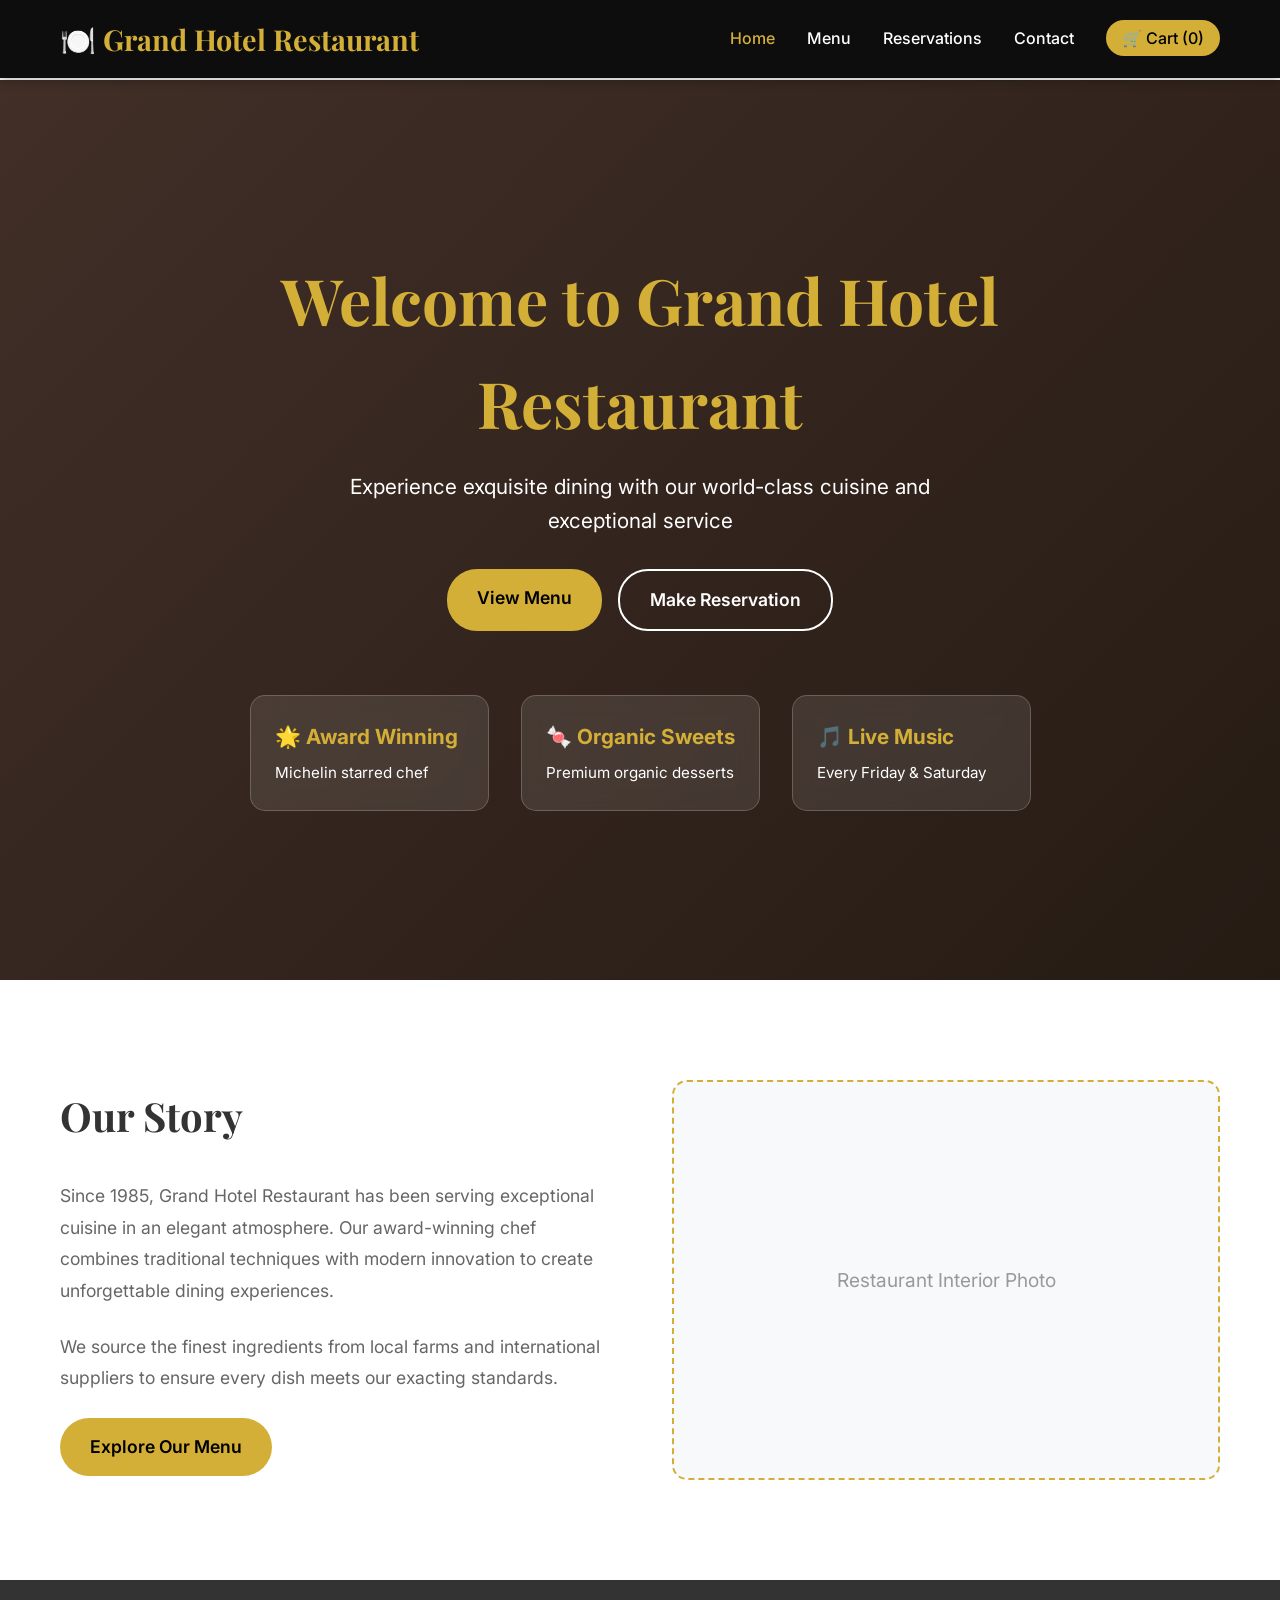
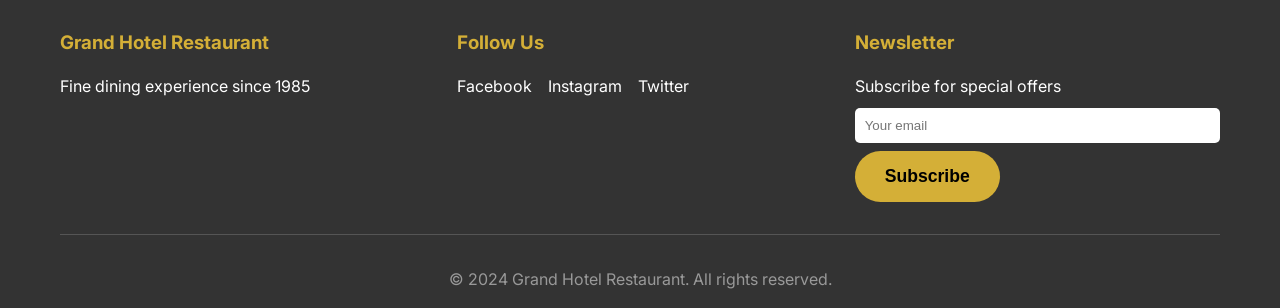
<file: index.html>
<!DOCTYPE html>
<html lang="en">
<head>
    <meta charset="UTF-8">
    <meta name="viewport" content="width=device-width, initial-scale=1.0">
    <title>Grand Hotel Restaurant - Fine Dining Experience</title>
    <link rel="stylesheet" href="style.css">
    <link rel="preconnect" href="https://fonts.googleapis.com">
    <link rel="preconnect" href="https://fonts.gstatic.com" crossorigin>
    <link href="https://fonts.googleapis.com/css2?family=Playfair+Display:wght@400;700&family=Inter:wght@300;400;500;600&display=swap" rel="stylesheet">
</head>
<body>
    <!-- Navigation -->
    <nav class="navbar">
        <div class="nav-container">
            <div class="logo">
                <h1>🍽️ Grand Hotel Restaurant</h1>
            </div>
            <ul class="nav-menu">
                <li><a href="index.html" class="active">Home</a></li>
                <li><a href="menu.html">Menu</a></li>
                <li><a href="reservation.html">Reservations</a></li>
                <li><a href="contact.html">Contact</a></li>
                <li><a href="#" class="cart-btn" onclick="toggleCart()">🛒 Cart (<span id="cartCount">0</span>)</a></li>
            </ul>
        </div>
    </nav>

    <!-- Hero Section -->
    <section class="hero">
        <div class="hero-content">
            <h1>Welcome to Grand Hotel Restaurant</h1>
            <p>Experience exquisite dining with our world-class cuisine and exceptional service</p>
            <div class="hero-buttons">
                <a href="menu.html" class="btn-primary">View Menu</a>
                <a href="reservation.html" class="btn-secondary">Make Reservation</a>
            </div>
        </div>
        <div class="hero-features">
            <div class="feature">
                <h3>🌟 Award Winning</h3>
                <p>Michelin starred chef</p>
            </div>
            <div class="feature">
                <h3>🍬 Organic Sweets</h3>
                <p>Premium organic desserts</p>
            </div>
            <div class="feature">
                <h3>🎵 Live Music</h3>
                <p>Every Friday & Saturday</p>
            </div>
        </div>
    </section>

    <!-- About Section -->
    <section class="about">
        <div class="container">
            <div class="about-content">
                <div class="about-text">
                    <h2>Our Story</h2>
                    <p>Since 1985, Grand Hotel Restaurant has been serving exceptional cuisine in an elegant atmosphere. Our award-winning chef combines traditional techniques with modern innovation to create unforgettable dining experiences.</p>
                    <p>We source the finest ingredients from local farms and international suppliers to ensure every dish meets our exacting standards.</p>
                    <a href="menu.html" class="btn-primary">Explore Our Menu</a>
                </div>
                <div class="about-image">
                    <div class="image-placeholder">
                        <p>Restaurant Interior Photo</p>
                    </div>
                </div>
            </div>
        </div>
    </section>



    <!-- Footer -->
    <footer>
        <div class="container">
            <div class="footer-content">
                <div class="footer-section">
                    <h3>Grand Hotel Restaurant</h3>
                    <p>Fine dining experience since 1985</p>
                </div>
                <div class="footer-section">
                    <h3>Follow Us</h3>
                    <div class="social-links">
                        <a href="#">Facebook</a>
                        <a href="#">Instagram</a>
                        <a href="#">Twitter</a>
                    </div>
                </div>
                <div class="footer-section">
                    <h3>Newsletter</h3>
                    <p>Subscribe for special offers</p>
                    <input type="email" placeholder="Your email">
                    <button class="btn-primary">Subscribe</button>
                </div>
            </div>
            <div class="footer-bottom">
                <p>&copy; 2024 Grand Hotel Restaurant. All rights reserved.</p>
            </div>
        </div>
    </footer>

    <!-- Shopping Cart Modal -->
    <div id="cartModal" class="modal">
        <div class="modal-content">
            <div class="modal-header">
                <h3>Your Order</h3>
                <span class="close" onclick="toggleCart()">&times;</span>
            </div>
            <div id="cartItems"></div>
            <div class="cart-total">
                <h3>Total: $<span id="cartTotal">0.00</span></h3>
            </div>
            <div class="cart-actions">
                <button class="btn-secondary" onclick="clearCart()">Clear Cart</button>
                <button class="btn-primary" onclick="checkout()">Place Order</button>
            </div>
        </div>
    </div>

    <script src="script.js"></script>
</body>
</html>
</file>
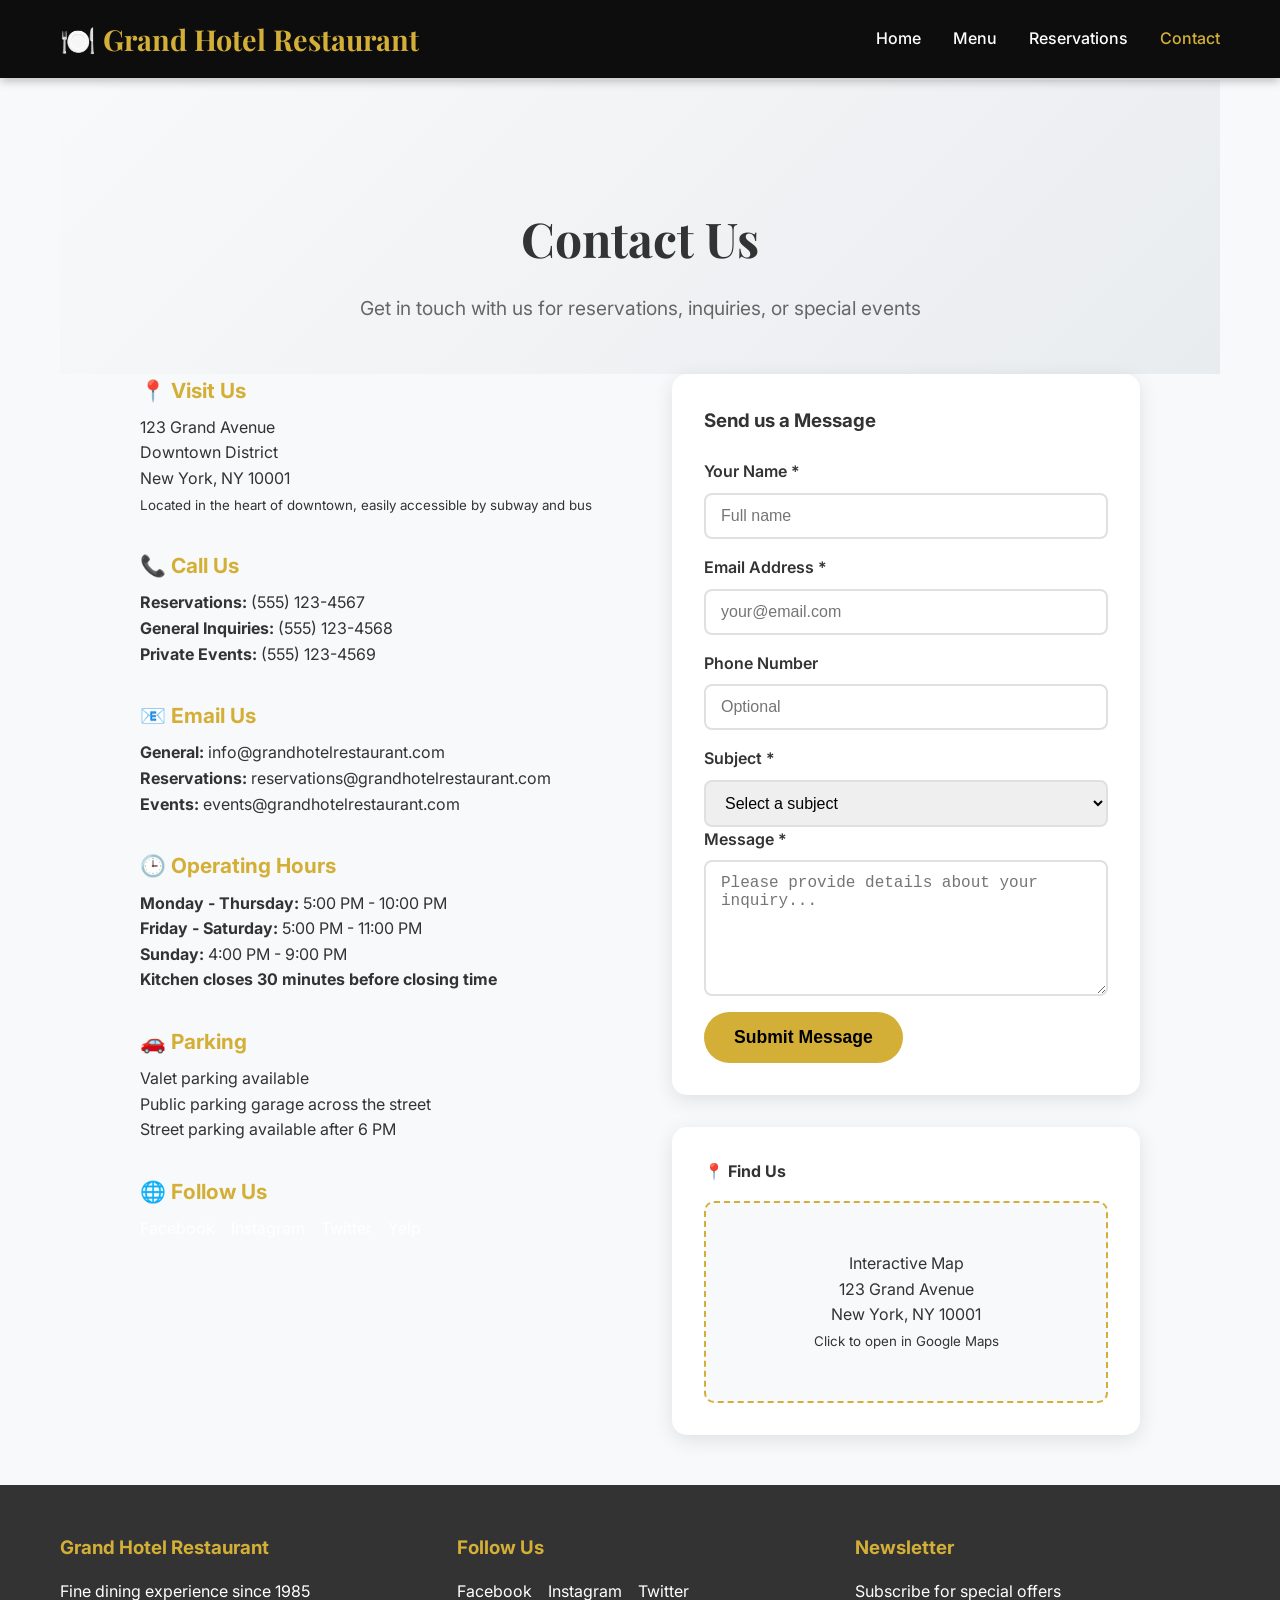
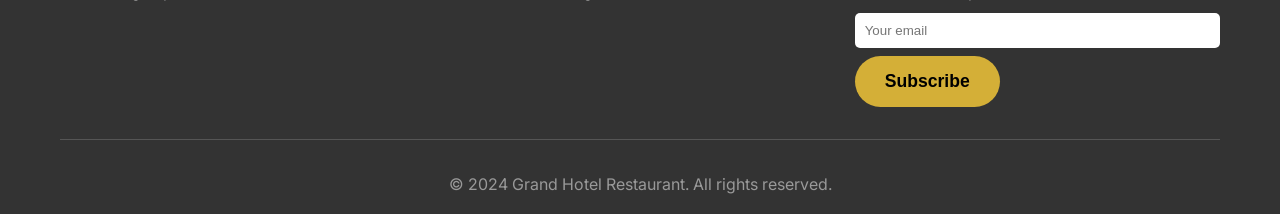
<file: contact.html>
<!DOCTYPE html>
<html lang="en">
<head>
    <meta charset="UTF-8">
    <meta name="viewport" content="width=device-width, initial-scale=1.0">
    <title>Contact - Grand Hotel Restaurant</title>
    <link rel="stylesheet" href="style.css">
    <link rel="preconnect" href="https://fonts.googleapis.com">
    <link rel="preconnect" href="https://fonts.gstatic.com" crossorigin>
    <link href="https://fonts.googleapis.com/css2?family=Playfair+Display:wght@400;700&family=Inter:wght@300;400;500;600&display=swap" rel="stylesheet">
</head>
<body>
    <!-- Navigation -->
    <nav class="navbar">
        <div class="nav-container">
            <div class="logo">
                <h1>🍽️ Grand Hotel Restaurant</h1>
            </div>
            <ul class="nav-menu">
                <li><a href="index.html">Home</a></li>
                <li><a href="menu.html">Menu</a></li>
                <li><a href="reservation.html">Reservations</a></li>
                <li><a href="contact.html" class="active">Contact</a></li>
            </ul>
        </div>
    </nav>

    <!-- Contact Section -->
    <section class="contact-page">
        <div class="container">
            <div class="page-header">
                <h1>Contact Us</h1>
                <p>Get in touch with us for reservations, inquiries, or special events</p>
            </div>
            
            <div class="contact-grid">
                <div class="contact-info">
                    <div class="contact-item">
                        <h3>📍 Visit Us</h3>
                        <p>123 Grand Avenue<br>
                        Downtown District<br>
                        New York, NY 10001</p>
                        <small>Located in the heart of downtown, easily accessible by subway and bus</small>
                    </div>
                    
                    <div class="contact-item">
                        <h3>📞 Call Us</h3>
                        <p><strong>Reservations:</strong> (555) 123-4567<br>
                        <strong>General Inquiries:</strong> (555) 123-4568<br>
                        <strong>Private Events:</strong> (555) 123-4569</p>
                    </div>
                    
                    <div class="contact-item">
                        <h3>📧 Email Us</h3>
                        <p><strong>General:</strong> info@grandhotelrestaurant.com<br>
                        <strong>Reservations:</strong> reservations@grandhotelrestaurant.com<br>
                        <strong>Events:</strong> events@grandhotelrestaurant.com</p>
                    </div>
                    
                    <div class="contact-item">
                        <h3>🕒 Operating Hours</h3>
                        <p><strong>Monday - Thursday:</strong> 5:00 PM - 10:00 PM<br>
                        <strong>Friday - Saturday:</strong> 5:00 PM - 11:00 PM<br>
                        <strong>Sunday:</strong> 4:00 PM - 9:00 PM<br>
                        <strong>Kitchen closes 30 minutes before closing time</strong></p>
                    </div>
                    
                    <div class="contact-item">
                        <h3>🚗 Parking</h3>
                        <p>Valet parking available<br>
                        Public parking garage across the street<br>
                        Street parking available after 6 PM</p>
                    </div>
                    
                    <div class="contact-item">
                        <h3>🌐 Follow Us</h3>
                        <div class="social-links">
                            <a href="#" target="_blank">Facebook</a>
                            <a href="#" target="_blank">Instagram</a>
                            <a href="#" target="_blank">Twitter</a>
                            <a href="#" target="_blank">Yelp</a>
                        </div>
                    </div>
                </div>
                
                <div class="contact-form-section">
                    <div class="contact-form">
                        <h3>Send us a Message</h3>
                        <form action="#" method="post">
                            <div class="form-group">
                                <label>Your Name *</label>
                                <input type="text" name="name" required placeholder="Full name">
                            </div>
                            <div class="form-group">
                                <label>Email Address *</label>
                                <input type="email" name="email" required placeholder="your@email.com">
                            </div>
                            <div class="form-group">
                                <label>Phone Number</label>
                                <input type="tel" name="phone" placeholder="Optional">
                            </div>
                            <div class="form-group">
                                <label>Subject *</label>
                                <select name="subject" required>
                                    <option value="">Select a subject</option>
                                    <option value="general">General Inquiry</option>
                                    <option value="reservation">Reservation Question</option>
                                    <option value="event">Private Event</option>
                                    <option value="feedback">Feedback</option>
                                    <option value="complaint">Complaint</option>
                                    <option value="other">Other</option>
                                </select>
                            </div>
                            <div class="form-group full-width">
                                <label>Message *</label>
                                <textarea name="message" rows="6" required placeholder="Please provide details about your inquiry..."></textarea>
                            </div>
                            <button type="submit" class="btn-primary full-width">Submit Message</button>
                        </form>
                    </div>
                    
                    <div class="map-placeholder">
                        <h4>📍 Find Us</h4>
                        <div class="map-box">
                            <p>Interactive Map<br>123 Grand Avenue<br>New York, NY 10001</p>
                            <small>Click to open in Google Maps</small>
                        </div>
                    </div>
                </div>
            </div>
        </div>
    </section>



    <!-- Footer -->
    <footer>
        <div class="container">
            <div class="footer-content">
                <div class="footer-section">
                    <h3>Grand Hotel Restaurant</h3>
                    <p>Fine dining experience since 1985</p>
                </div>
                <div class="footer-section">
                    <h3>Follow Us</h3>
                    <div class="social-links">
                        <a href="#">Facebook</a>
                        <a href="#">Instagram</a>
                        <a href="#">Twitter</a>
                    </div>
                </div>
                <div class="footer-section">
                    <h3>Newsletter</h3>
                    <p>Subscribe for special offers</p>
                    <input type="email" placeholder="Your email">
                    <button class="btn-primary">Subscribe</button>
                </div>
            </div>
            <div class="footer-bottom">
                <p>&copy; 2024 Grand Hotel Restaurant. All rights reserved.</p>
            </div>
        </div>
    </footer>


</body>
</html>
</file>
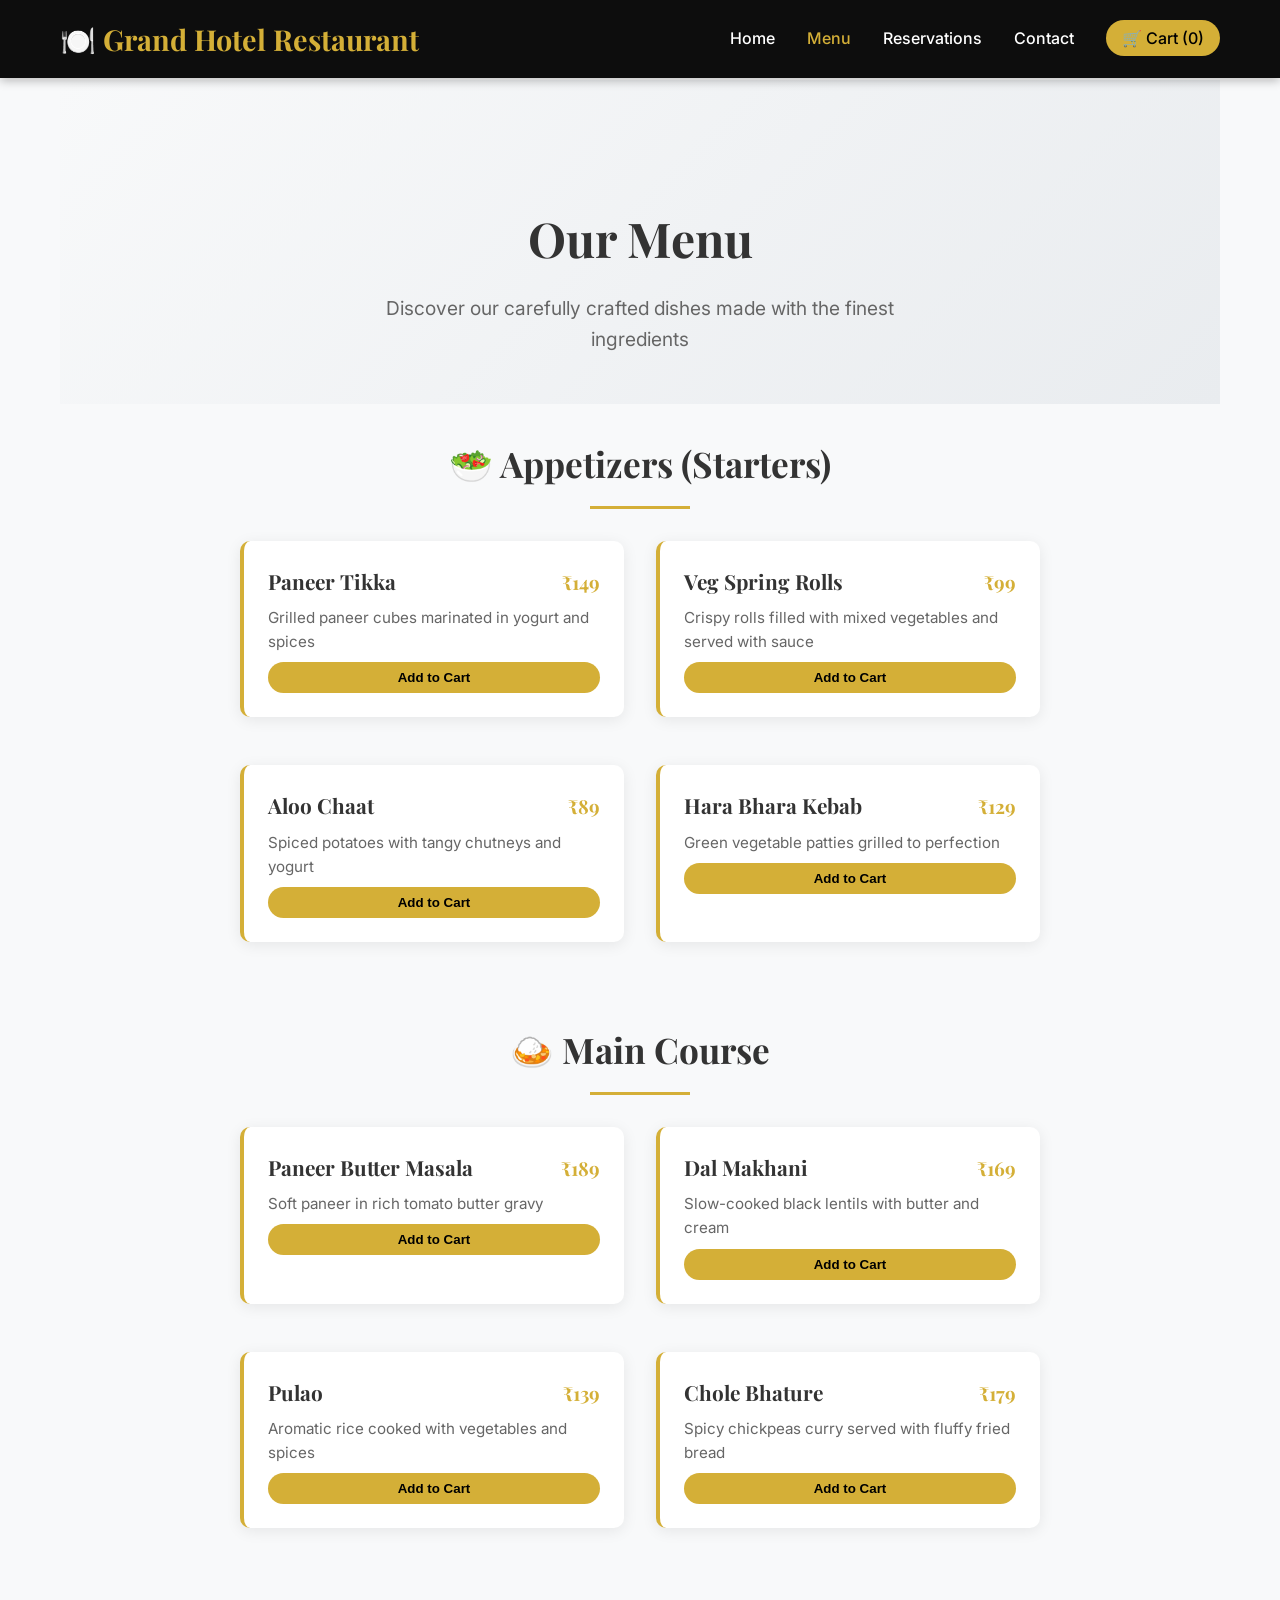
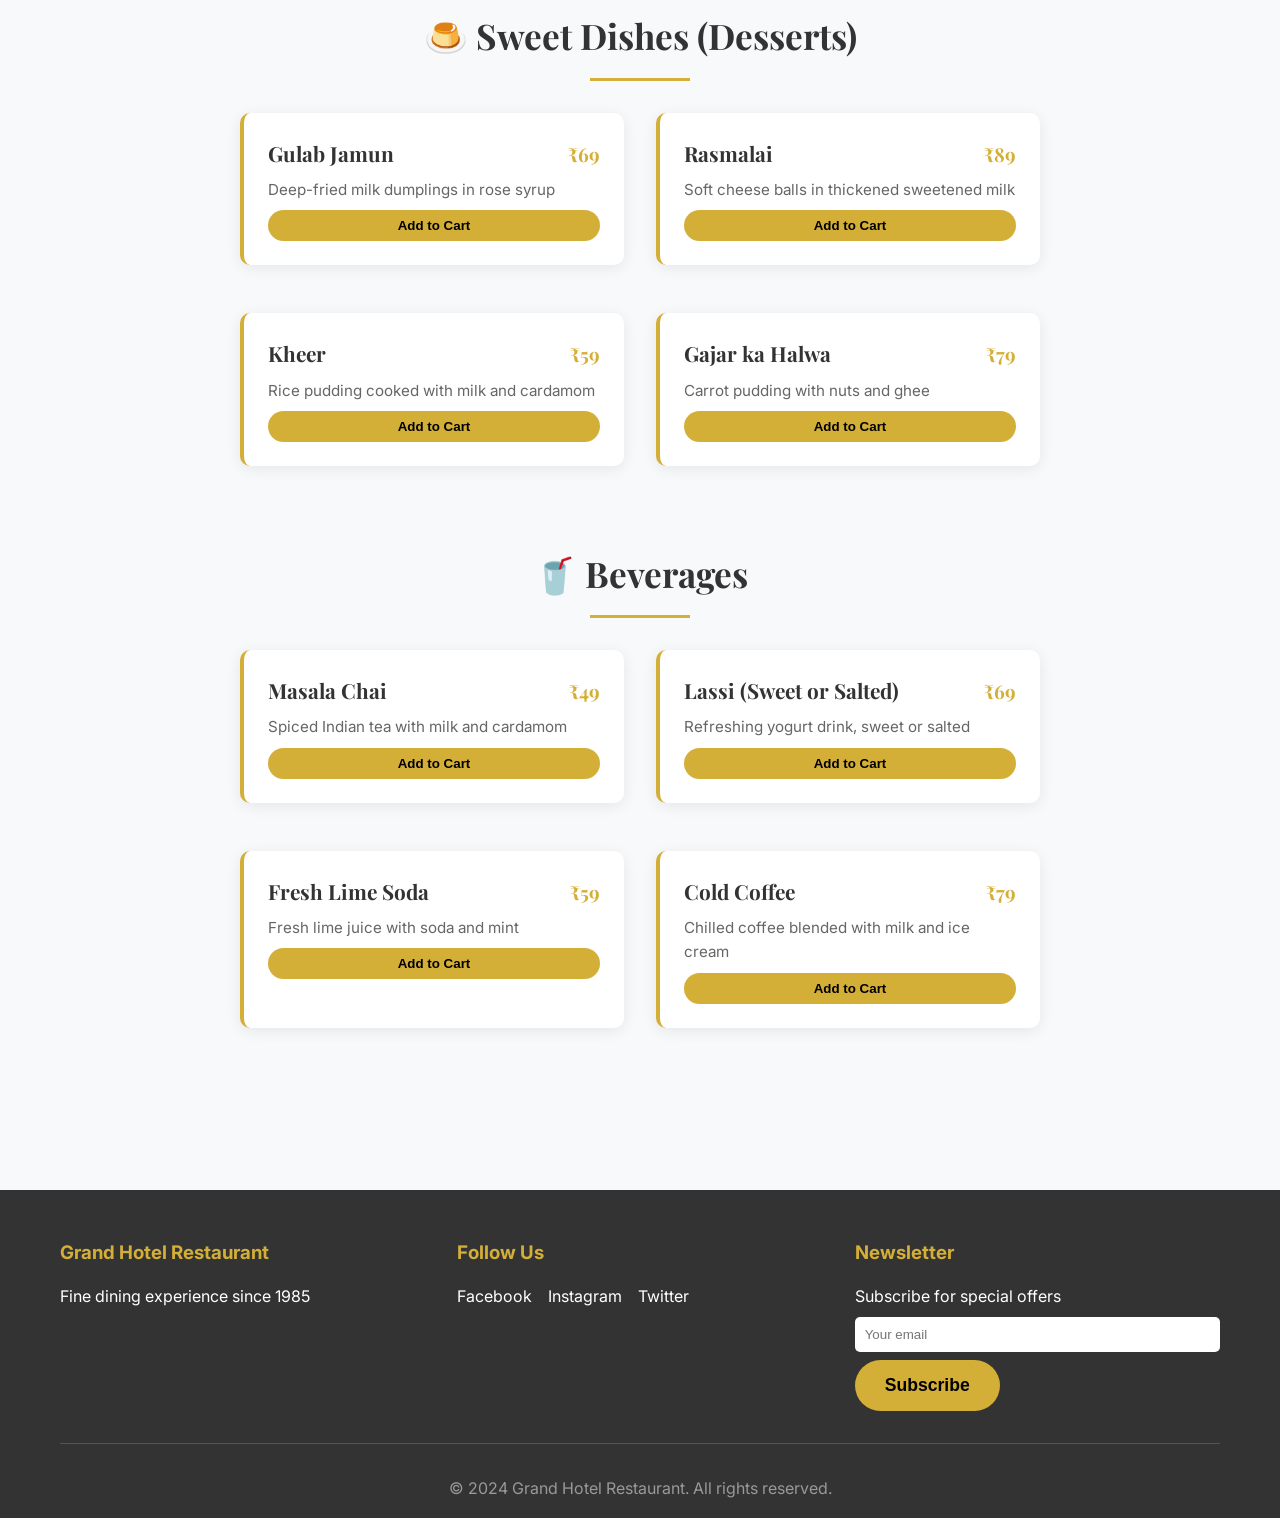
<file: menu.html>
<!DOCTYPE html>
<html lang="en">
<head>
    <meta charset="UTF-8">
    <meta name="viewport" content="width=device-width, initial-scale=1.0">
    <title>Menu - Grand Hotel Restaurant</title>
    <link rel="stylesheet" href="style.css">
    <link rel="preconnect" href="https://fonts.googleapis.com">
    <link rel="preconnect" href="https://fonts.gstatic.com" crossorigin>
    <link href="https://fonts.googleapis.com/css2?family=Playfair+Display:wght@400;700&family=Inter:wght@300;400;500;600&display=swap" rel="stylesheet">
</head>
<body>
    <!-- Navigation -->
    <nav class="navbar">
        <div class="nav-container">
            <div class="logo">
                <h1>🍽️ Grand Hotel Restaurant</h1>
            </div>
            <ul class="nav-menu">
                <li><a href="index.html">Home</a></li>
                <li><a href="menu.html" class="active">Menu</a></li>
                <li><a href="reservation.html">Reservations</a></li>
                <li><a href="contact.html">Contact</a></li>
                <li><a href="#" class="cart-btn" onclick="toggleCart()">🛒 Cart (<span id="cartCount">0</span>)</a></li>
            </ul>
        </div>
    </nav>

    <!-- Menu Section -->
    <section class="menu-page">
        <div class="container">
            <div class="page-header">
                <h1>Our Menu</h1>
                <p>Discover our carefully crafted dishes made with the finest ingredients</p>
            </div>
            
            <div class="menu-sections">
                <!-- Appetizers Section -->
                <div class="menu-category">
                    <h2 class="category-title">🥗 Appetizers (Starters)</h2>
                    <div class="category-items">
                        <div class="item-row">
                <div class="item">
                    <h4>Paneer Tikka <span class="price">₹149</span></h4>
                    <p>Grilled paneer cubes marinated in yogurt and spices</p>
                    <button class="add-to-cart" onclick="addToCart('Paneer Tikka', 149)">Add to Cart</button>
                </div>
                <div class="item">
                    <h4>Veg Spring Rolls <span class="price">₹99</span></h4>
                    <p>Crispy rolls filled with mixed vegetables and served with sauce</p>
                    <button class="add-to-cart" onclick="addToCart('Veg Spring Rolls', 99)">Add to Cart</button>
                </div>
                        </div>
                        <div class="item-row">
                <div class="item">
                    <h4>Aloo Chaat <span class="price">₹89</span></h4>
                    <p>Spiced potatoes with tangy chutneys and yogurt</p>
                    <button class="add-to-cart" onclick="addToCart('Aloo Chaat', 89)">Add to Cart</button>
                </div>
                <div class="item">
                    <h4>Hara Bhara Kebab <span class="price">₹129</span></h4>
                    <p>Green vegetable patties grilled to perfection</p>
                    <button class="add-to-cart" onclick="addToCart('Hara Bhara Kebab', 129)">Add to Cart</button>
                </div>
                        </div>
                    </div>
                </div>

                <!-- Main Course Section -->
                <div class="menu-category">
                    <h2 class="category-title">🍛 Main Course</h2>
                    <div class="category-items">
                        <div class="item-row">
                <div class="item">
                    <h4>Paneer Butter Masala <span class="price">₹189</span></h4>
                    <p>Soft paneer in rich tomato butter gravy</p>
                    <button class="add-to-cart" onclick="addToCart('Paneer Butter Masala', 189)">Add to Cart</button>
                </div>
                <div class="item">
                    <h4>Dal Makhani <span class="price">₹169</span></h4>
                    <p>Slow-cooked black lentils with butter and cream</p>
                    <button class="add-to-cart" onclick="addToCart('Dal Makhani', 169)">Add to Cart</button>
                </div>
                        </div>
                        <div class="item-row">
                <div class="item">
                    <h4>Pulao <span class="price">₹139</span></h4>
                    <p>Aromatic rice cooked with vegetables and spices</p>
                    <button class="add-to-cart" onclick="addToCart('Pulao', 139)">Add to Cart</button>
                </div>
                <div class="item">
                    <h4>Chole Bhature <span class="price">₹179</span></h4>
                    <p>Spicy chickpeas curry served with fluffy fried bread</p>
                    <button class="add-to-cart" onclick="addToCart('Chole Bhature', 179)">Add to Cart</button>
                </div>
                        </div>
                    </div>
                </div>

                <!-- Desserts Section -->
                <div class="menu-category">
                    <h2 class="category-title">🍮 Sweet Dishes (Desserts)</h2>
                    <div class="category-items">
                        <div class="item-row">
                <div class="item">
                    <h4>Gulab Jamun <span class="price">₹69</span></h4>
                    <p>Deep-fried milk dumplings in rose syrup</p>
                    <button class="add-to-cart" onclick="addToCart('Gulab Jamun', 69)">Add to Cart</button>
                </div>
                <div class="item">
                    <h4>Rasmalai <span class="price">₹89</span></h4>
                    <p>Soft cheese balls in thickened sweetened milk</p>
                    <button class="add-to-cart" onclick="addToCart('Rasmalai', 89)">Add to Cart</button>
                </div>
                        </div>
                        <div class="item-row">
                <div class="item">
                    <h4>Kheer <span class="price">₹59</span></h4>
                    <p>Rice pudding cooked with milk and cardamom</p>
                    <button class="add-to-cart" onclick="addToCart('Kheer', 59)">Add to Cart</button>
                </div>
                <div class="item">
                    <h4>Gajar ka Halwa <span class="price">₹79</span></h4>
                    <p>Carrot pudding with nuts and ghee</p>
                    <button class="add-to-cart" onclick="addToCart('Gajar ka Halwa', 79)">Add to Cart</button>
                </div>
                        </div>
                    </div>
                </div>

                <!-- Beverages Section -->
                <div class="menu-category">
                    <h2 class="category-title">🥤 Beverages</h2>
                    <div class="category-items">
                        <div class="item-row">
                <div class="item">
                    <h4>Masala Chai <span class="price">₹49</span></h4>
                    <p>Spiced Indian tea with milk and cardamom</p>
                    <button class="add-to-cart" onclick="addToCart('Masala Chai', 49)">Add to Cart</button>
                </div>
                <div class="item">
                    <h4>Lassi (Sweet or Salted) <span class="price">₹69</span></h4>
                    <p>Refreshing yogurt drink, sweet or salted</p>
                    <button class="add-to-cart" onclick="addToCart('Lassi (Sweet or Salted)', 69)">Add to Cart</button>
                </div>
                        </div>
                        <div class="item-row">
                <div class="item">
                    <h4>Fresh Lime Soda <span class="price">₹59</span></h4>
                    <p>Fresh lime juice with soda and mint</p>
                    <button class="add-to-cart" onclick="addToCart('Fresh Lime Soda', 59)">Add to Cart</button>
                </div>
                <div class="item">
                    <h4>Cold Coffee <span class="price">₹79</span></h4>
                    <p>Chilled coffee blended with milk and ice cream</p>
                    <button class="add-to-cart" onclick="addToCart('Cold Coffee', 79)">Add to Cart</button>
                </div>
                        </div>
                    </div>
                </div>
            </div>
        </div>
    </section>



    <!-- Shopping Cart Modal -->
    <div id="cartModal" class="modal">
        <div class="modal-content">
            <div class="modal-header">
                <h3>Your Order</h3>
                <span class="close" onclick="toggleCart()">&times;</span>
            </div>
            <div id="cartItems"></div>
            <div class="cart-total">
                <h3>Total: $<span id="cartTotal">0.00</span></h3>
            </div>
            <div class="cart-actions">
                <button class="btn-secondary" onclick="clearCart()">Clear Cart</button>
                <button class="btn-primary" onclick="checkout()">Place Order</button>
            </div>
        </div>
    </div>

    <!-- Footer -->
    <footer>
        <div class="container">
            <div class="footer-content">
                <div class="footer-section">
                    <h3>Grand Hotel Restaurant</h3>
                    <p>Fine dining experience since 1985</p>
                </div>
                <div class="footer-section">
                    <h3>Follow Us</h3>
                    <div class="social-links">
                        <a href="#">Facebook</a>
                        <a href="#">Instagram</a>
                        <a href="#">Twitter</a>
                    </div>
                </div>
                <div class="footer-section">
                    <h3>Newsletter</h3>
                    <p>Subscribe for special offers</p>
                    <input type="email" placeholder="Your email">
                    <button class="btn-primary">Subscribe</button>
                </div>
            </div>
            <div class="footer-bottom">
                <p>&copy; 2024 Grand Hotel Restaurant. All rights reserved.</p>
            </div>
        </div>
    </footer>

    <script src="script.js"></script>
</body>
</html>
</file>
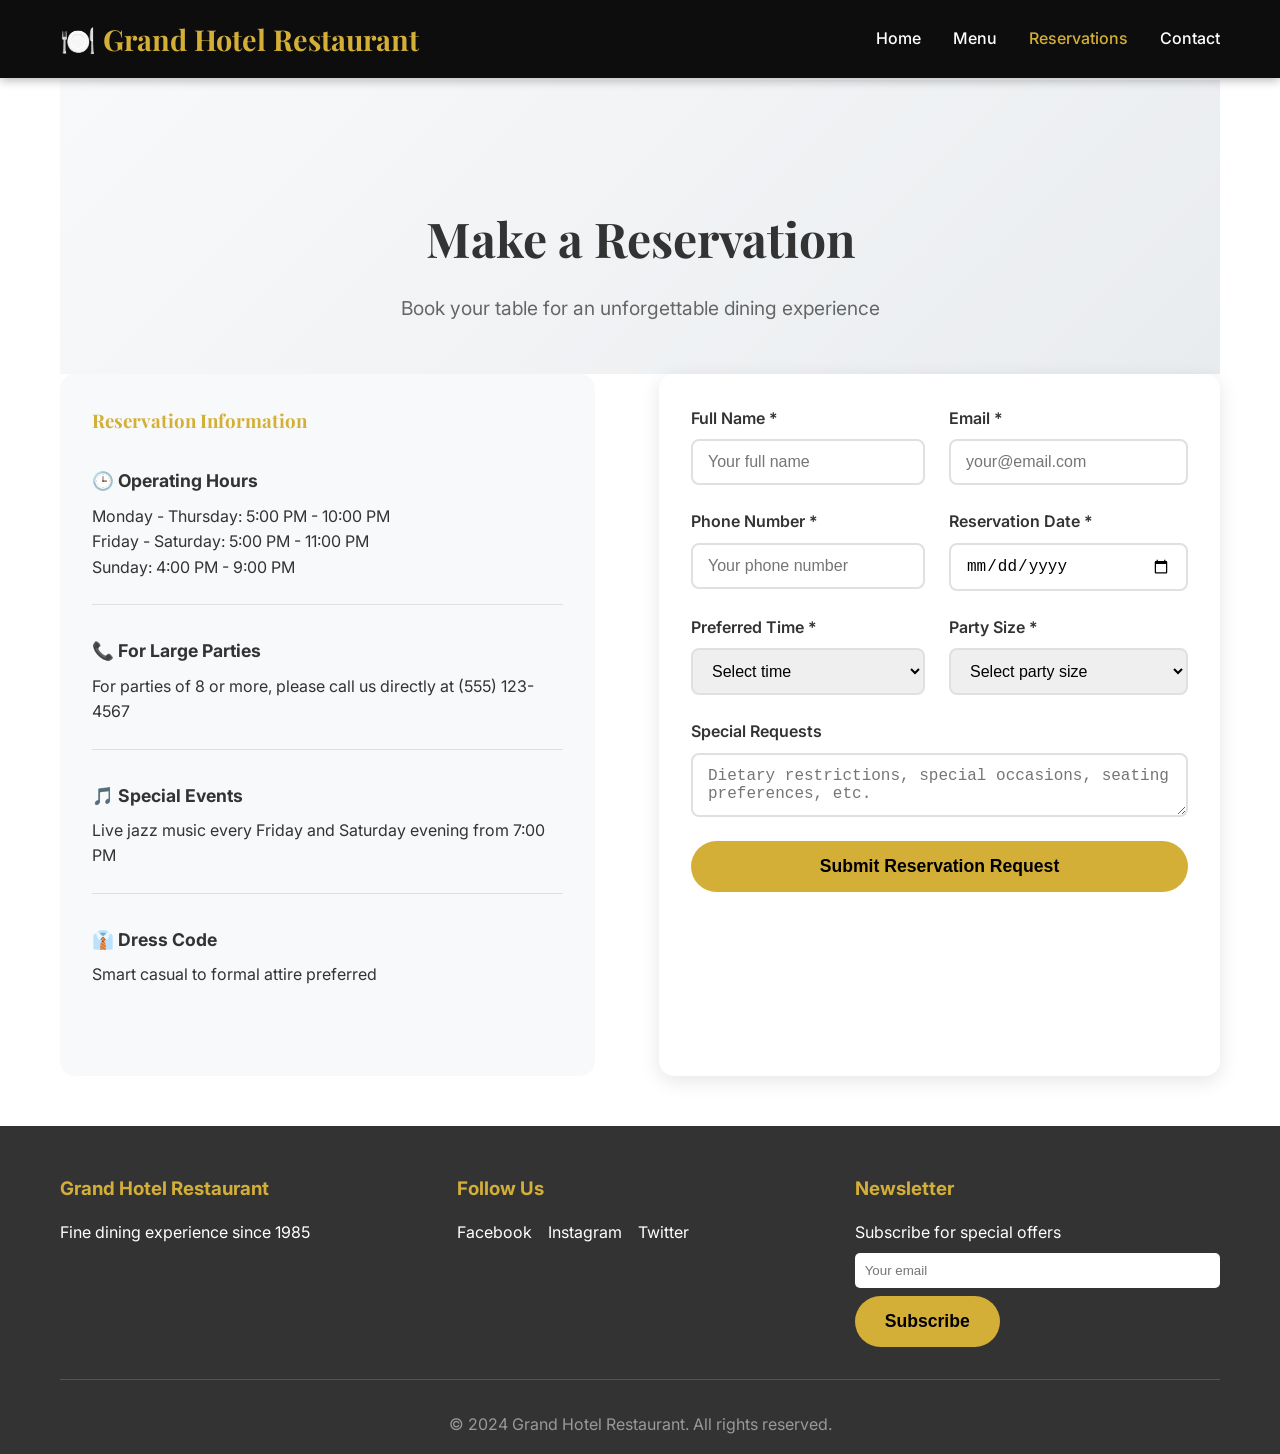
<file: reservation.html>
<!DOCTYPE html>
<html lang="en">
<head>
    <meta charset="UTF-8">
    <meta name="viewport" content="width=device-width, initial-scale=1.0">
    <title>Reservations - Grand Hotel Restaurant</title>
    <link rel="stylesheet" href="style.css">
    <link rel="preconnect" href="https://fonts.googleapis.com">
    <link rel="preconnect" href="https://fonts.gstatic.com" crossorigin>
    <link href="https://fonts.googleapis.com/css2?family=Playfair+Display:wght@400;700&family=Inter:wght@300;400;500;600&display=swap" rel="stylesheet">
</head>
<body>
    <!-- Navigation -->
    <nav class="navbar">
        <div class="nav-container">
            <div class="logo">
                <h1>🍽️ Grand Hotel Restaurant</h1>
            </div>
            <ul class="nav-menu">
                <li><a href="index.html">Home</a></li>
                <li><a href="menu.html">Menu</a></li>
                <li><a href="reservation.html" class="active">Reservations</a></li>
                <li><a href="contact.html">Contact</a></li>
            </ul>
        </div>
    </nav>

    <!-- Reservation Section -->
    <section class="reservation-page">
        <div class="container">
            <div class="page-header">
                <h1>Make a Reservation</h1>
                <p>Book your table for an unforgettable dining experience</p>
            </div>
            
            <div class="reservation-container">
                <div class="reservation-info">
                    <h3>Reservation Information</h3>
                    <div class="info-item">
                        <h4>🕒 Operating Hours</h4>
                        <p>Monday - Thursday: 5:00 PM - 10:00 PM<br>
                        Friday - Saturday: 5:00 PM - 11:00 PM<br>
                        Sunday: 4:00 PM - 9:00 PM</p>
                    </div>
                    <div class="info-item">
                        <h4>📞 For Large Parties</h4>
                        <p>For parties of 8 or more, please call us directly at (555) 123-4567</p>
                    </div>
                    <div class="info-item">
                        <h4>🎵 Special Events</h4>
                        <p>Live jazz music every Friday and Saturday evening from 7:00 PM</p>
                    </div>
                    <div class="info-item">
                        <h4>👔 Dress Code</h4>
                        <p>Smart casual to formal attire preferred</p>
                    </div>
                </div>
                
                <div class="reservation-form-container">
                    <form class="reservation-form" action="#" method="post">
                        <div class="form-group">
                            <label>Full Name *</label>
                            <input type="text" id="resName" required placeholder="Your full name">
                        </div>
                        <div class="form-group">
                            <label>Email *</label>
                            <input type="email" id="resEmail" required placeholder="your@email.com">
                        </div>
                        <div class="form-group">
                            <label>Phone Number *</label>
                            <input type="tel" id="resPhone" required placeholder="Your phone number">
                        </div>
                        <div class="form-group">
                            <label>Reservation Date *</label>
                            <input type="date" id="resDate" required>
                        </div>
                        <div class="form-group">
                            <label>Preferred Time *</label>
                            <select id="resTime" required>
                                <option value="">Select time</option>
                                <option value="17:00">5:00 PM</option>
                                <option value="17:30">5:30 PM</option>
                                <option value="18:00">6:00 PM</option>
                                <option value="18:30">6:30 PM</option>
                                <option value="19:00">7:00 PM</option>
                                <option value="19:30">7:30 PM</option>
                                <option value="20:00">8:00 PM</option>
                                <option value="20:30">8:30 PM</option>
                                <option value="21:00">9:00 PM</option>
                            </select>
                        </div>
                        <div class="form-group">
                            <label>Party Size *</label>
                            <select id="resParty" required>
                                <option value="">Select party size</option>
                                <option value="1">1 Person</option>
                                <option value="2">2 People</option>
                                <option value="3">3 People</option>
                                <option value="4">4 People</option>
                                <option value="5">5 People</option>
                                <option value="6">6 People</option>
                                <option value="7">7 People</option>
                                <option value="8">8+ People (Call Required)</option>
                            </select>
                        </div>
                        <div class="form-group full-width">
                            <label>Special Requests</label>
                            <textarea id="resNotes" placeholder="Dietary restrictions, special occasions, seating preferences, etc."></textarea>
                        </div>
                        <button type="submit" class="btn-primary full-width">Submit Reservation Request</button>
                    </form>
                </div>
            </div>
        </div>
    </section>



    <!-- Footer -->
    <footer>
        <div class="container">
            <div class="footer-content">
                <div class="footer-section">
                    <h3>Grand Hotel Restaurant</h3>
                    <p>Fine dining experience since 1985</p>
                </div>
                <div class="footer-section">
                    <h3>Follow Us</h3>
                    <div class="social-links">
                        <a href="#">Facebook</a>
                        <a href="#">Instagram</a>
                        <a href="#">Twitter</a>
                    </div>
                </div>
                <div class="footer-section">
                    <h3>Newsletter</h3>
                    <p>Subscribe for special offers</p>
                    <input type="email" placeholder="Your email">
                    <button class="btn-primary">Subscribe</button>
                </div>
            </div>
            <div class="footer-bottom">
                <p>&copy; 2024 Grand Hotel Restaurant. All rights reserved.</p>
            </div>
        </div>
    </footer>

    <script src="script.js"></script>
</body>
</html>
</file>
<file: style.css>
* {
    margin: 0;
    padding: 0;
    box-sizing: border-box;
}

body {
    font-family: 'Inter', sans-serif;
    line-height: 1.6;
    color: #333;
    background-color: #fff;
    padding-top: 80px;
}

.container {
    max-width: 1200px;
    margin: 0 auto;
    padding: 0 20px;
}

/* Navigation */
.navbar {
    background: rgba(0, 0, 0, 0.95);
    backdrop-filter: blur(10px);
    position: fixed;
    top: 0;
    width: 100%;
    z-index: 1000;
    padding: 1rem 0;
    box-shadow: 0 2px 10px rgba(0,0,0,0.3);
}

.nav-container {
    max-width: 1200px;
    margin: 0 auto;
    display: flex;
    justify-content: space-between;
    align-items: center;
    padding: 0 20px;
}

.logo h1 {
    font-family: 'Playfair Display', serif;
    color: #d4af37;
    font-size: 1.8rem;
}

.nav-menu {
    display: flex;
    list-style: none;
    gap: 2rem;
    align-items: center;
}

.nav-menu a {
    color: white;
    text-decoration: none;
    font-weight: 500;
    transition: color 0.3s ease;
}

.nav-menu a:hover,
.nav-menu a.active {
    color: #d4af37;
}

.cart-btn {
    background: #d4af37;
    padding: 8px 16px;
    border-radius: 25px;
    color: black !important;
    font-weight: 600;
}

/* Page Styles */
.page-header {
    text-align: center;
    padding: 120px 0 50px;
    background: linear-gradient(135deg, #f8f9fa 0%, #e9ecef 100%);
}

.page-header h1 {
    font-family: 'Playfair Display', serif;
    font-size: 3rem;
    color: #333;
    margin-bottom: 1rem;
}

.page-header p {
    font-size: 1.2rem;
    color: #666;
    max-width: 600px;
    margin: 0 auto;
}

/* Hero Section */
.hero {
    background: linear-gradient(135deg, rgba(44, 24, 16, 0.9) 0%, rgba(26, 15, 7, 0.95) 100%);
    background-size: cover;
    background-position: center;
    display: flex;
    flex-direction: column;
    justify-content: center;
    align-items: center;
    text-align: center;
    color: white;
    min-height: 100vh;
}

.hero-content {
    max-width: 800px;
    padding: 0 2rem;
}

.hero-content h1 {
    font-family: 'Playfair Display', serif;
    font-size: 4rem;
    margin-bottom: 1rem;
    color: #d4af37;
}

.hero-content p {
    font-size: 1.3rem;
    margin-bottom: 2rem;
    max-width: 600px;
    margin-left: auto;
    margin-right: auto;
}

.hero-buttons {
    display: flex;
    gap: 1rem;
    margin-bottom: 4rem;
    justify-content: center;
}

.btn-primary, .btn-secondary {
    padding: 15px 30px;
    border: none;
    border-radius: 30px;
    font-size: 1.1rem;
    font-weight: 600;
    cursor: pointer;
    transition: all 0.3s ease;
    text-decoration: none;
    display: inline-block;
}

.btn-primary {
    background: #d4af37;
    color: black;
}

.btn-primary:hover {
    background: #b8941f;
    transform: translateY(-2px);
}

.btn-secondary {
    background: transparent;
    color: white;
    border: 2px solid white;
}

.btn-secondary:hover {
    background: white;
    color: black;
}

.hero-features {
    display: grid;
    grid-template-columns: repeat(3, 1fr);
    gap: 2rem;
    max-width: 800px;
}

.feature {
    background: rgba(255, 255, 255, 0.1);
    padding: 1.5rem;
    border-radius: 15px;
    backdrop-filter: blur(10px);
    border: 1px solid rgba(255, 255, 255, 0.2);
    display: flex;
    flex-direction: column;
    align-items: flex-start;
    gap: 0.5rem;
}

.feature h3 {
    font-size: 1.3rem;
    margin: 0;
    color: #d4af37;
    flex: 0 0 auto;
}

.feature p {
    margin: 0;
    color: white;
    font-size: 0.95rem;
    flex: 1;
    text-align: left;
    white-space: nowrap;
    overflow: hidden;
    text-overflow: ellipsis;
}

/* Menu Page */
.menu-page {
    min-height: 100vh;
    background: #f8f9fa;
    padding-bottom: 50px;
}

.menu-sections {
    padding: 2rem 0;
}

.menu-category {
    margin-bottom: 4rem;
    padding: 0 1rem;
}

.category-title {
    font-family: 'Playfair Display', serif;
    font-size: 2.2rem;
    color: #333;
    margin-bottom: 2rem;
    text-align: center;
    position: relative;
    padding-bottom: 1rem;
}

.category-title::after {
    content: '';
    position: absolute;
    bottom: 0;
    left: 50%;
    transform: translateX(-50%);
    width: 100px;
    height: 3px;
    background: #d4af37;
}

.category-items {
    display: grid;
    grid-template-columns: repeat(auto-fit, minmax(300px, 1fr));
    gap: 2rem;
    max-width: 800px;
    margin: 0 auto;
}

.item-row {
    display: contents;
}

.item {
    background: white;
    padding: 1.5rem;
    border-radius: 10px;
    box-shadow: 0 3px 15px rgba(0,0,0,0.08);
    border-left: 4px solid #d4af37;
    margin-bottom: 1rem;
}

.item h4 {
    font-family: 'Playfair Display', serif;
    font-size: 1.3rem;
    color: #333;
    margin-bottom: 0.5rem;
    display: flex;
    justify-content: space-between;
    align-items: baseline;
}

.item .price {
    font-size: 1.2rem;
    font-weight: 700;
    color: #d4af37;
}

.item p {
    color: #666;
    line-height: 1.6;
    margin: 0;
    font-size: 0.95rem;
}

/* About Section */
.about {
    padding: 100px 0;
    background: white;
}

.about-content {
    display: grid;
    grid-template-columns: 1fr 1fr;
    gap: 4rem;
    align-items: center;
}

.about-text h2 {
    font-family: 'Playfair Display', serif;
    font-size: 2.5rem;
    color: #333;
    margin-bottom: 2rem;
}

.about-text p {
    font-size: 1.1rem;
    line-height: 1.8;
    color: #666;
    margin-bottom: 1.5rem;
}

.image-placeholder {
    background: #f8f9fa;
    height: 400px;
    border-radius: 15px;
    display: flex;
    align-items: center;
    justify-content: center;
    border: 2px dashed #d4af37;
    color: #999;
    font-size: 1.2rem;
}

.menu-categories {
    display: flex;
    justify-content: center;
    gap: 1rem;
    margin-bottom: 3rem;
    flex-wrap: wrap;
}

.category-btn {
    padding: 10px 25px;
    border: 2px solid #d4af37;
    background: transparent;
    color: #d4af37;
    border-radius: 25px;
    cursor: pointer;
    font-weight: 600;
    transition: all 0.3s ease;
}

.category-btn.active,
.category-btn:hover {
    background: #d4af37;
    color: black;
}

.menu-grid {
    display: grid;
    grid-template-columns: repeat(auto-fit, minmax(350px, 1fr));
    gap: 2rem;
}

.menu-item {
    background: white;
    padding: 2rem;
    border-radius: 15px;
    box-shadow: 0 5px 20px rgba(0,0,0,0.1);
    transition: transform 0.3s ease;
}

.menu-item:hover {
    transform: translateY(-5px);
}

.menu-item h4 {
    font-family: 'Playfair Display', serif;
    font-size: 1.4rem;
    margin-bottom: 0.5rem;
    color: #333;
}

.menu-item .price {
    font-size: 1.3rem;
    font-weight: 700;
    color: #d4af37;
    float: right;
}

.menu-item p {
    color: #666;
    margin-bottom: 1rem;
    line-height: 1.5;
}

.add-to-cart {
    background: #d4af37;
    color: black;
    border: none;
    padding: 8px 16px;
    border-radius: 20px;
    cursor: pointer;
    font-weight: 600;
    transition: all 0.3s ease;
    width: 100%;
    margin-top: 0.5rem;
}

.add-to-cart:hover {
    background: #b8941f;
    transform: translateY(-2px);
}

/* Reservation Page */
.reservation-page {
    min-height: 100vh;
    background: white;
    padding-bottom: 50px;
}

.reservation-container {
    display: grid;
    grid-template-columns: 1fr 1fr;
    gap: 4rem;
    max-width: 1200px;
    margin: 0 auto;
}

.reservation-info {
    background: #f8f9fa;
    padding: 2rem;
    border-radius: 15px;
    height: fit-content;
}

.reservation-info h3 {
    color: #d4af37;
    margin-bottom: 2rem;
    font-family: 'Playfair Display', serif;
}

.info-item {
    margin-bottom: 2rem;
    padding-bottom: 1.5rem;
    border-bottom: 1px solid #e0e0e0;
}

.info-item:last-child {
    border-bottom: none;
}

.info-item h4 {
    color: #333;
    margin-bottom: 0.5rem;
    font-size: 1.1rem;
}

.reservation-form-container {
    background: white;
    padding: 2rem;
    border-radius: 15px;
    box-shadow: 0 5px 20px rgba(0,0,0,0.1);
}

.reservation-form {
    display: grid;
    grid-template-columns: 1fr 1fr;
    gap: 1.5rem;
}

.form-group {
    display: flex;
    flex-direction: column;
}

.form-group.full-width,
.full-width {
    grid-column: span 2;
}

.form-group label {
    margin-bottom: 0.5rem;
    font-weight: 600;
    color: #333;
}

.form-group input,
.form-group select,
.form-group textarea {
    padding: 12px 15px;
    border: 2px solid #e0e0e0;
    border-radius: 8px;
    font-size: 1rem;
    transition: border-color 0.3s ease;
}

.form-group input:focus,
.form-group select:focus,
.form-group textarea:focus {
    outline: none;
    border-color: #d4af37;
}

/* Contact Page */
.contact-page {
    min-height: 100vh;
    background: #f8f9fa;
    padding-bottom: 50px;
}

.contact-form-section {
    display: flex;
    flex-direction: column;
    gap: 2rem;
}

.map-placeholder {
    background: white;
    padding: 2rem;
    border-radius: 15px;
    box-shadow: 0 5px 20px rgba(0,0,0,0.1);
}

.map-box {
    background: #f8f9fa;
    padding: 3rem;
    border-radius: 10px;
    text-align: center;
    border: 2px dashed #d4af37;
    margin-top: 1rem;
    cursor: pointer;
    transition: all 0.3s ease;
}

.map-box:hover {
    background: #d4af37;
    color: white;
}

.contact-grid {
    display: grid;
    grid-template-columns: 1fr 1fr;
    gap: 4rem;
    max-width: 1000px;
    margin: 0 auto;
}

.contact-info {
    display: flex;
    flex-direction: column;
    gap: 2rem;
}

.contact-item h3 {
    font-size: 1.3rem;
    margin-bottom: 0.5rem;
    color: #d4af37;
}

.contact-form {
    background: white;
    padding: 2rem;
    border-radius: 15px;
    box-shadow: 0 5px 20px rgba(0,0,0,0.1);
}

.contact-form h3 {
    margin-bottom: 1.5rem;
    color: #333;
}

.contact-form input,
.contact-form textarea {
    width: 100%;
    padding: 12px 15px;
    margin-bottom: 1rem;
    border: 2px solid #e0e0e0;
    border-radius: 8px;
    font-size: 1rem;
}

/* Modal */
.modal {
    display: none;
    position: fixed;
    z-index: 2000;
    left: 0;
    top: 0;
    width: 100%;
    height: 100%;
    background-color: rgba(0,0,0,0.5);
    backdrop-filter: blur(5px);
}

.modal-content {
    background-color: white;
    margin: 5% auto;
    padding: 0;
    border-radius: 15px;
    width: 90%;
    max-width: 500px;
    max-height: 80vh;
    overflow-y: auto;
    box-shadow: 0 10px 30px rgba(0,0,0,0.3);
    animation: modalSlideIn 0.3s ease-out;
}

@keyframes modalSlideIn {
    from { transform: translateY(-50px); opacity: 0; }
    to { transform: translateY(0); opacity: 1; }
}

.modal-header {
    display: flex;
    justify-content: space-between;
    align-items: center;
    padding: 1.5rem 1.5rem 1rem;
    border-bottom: 1px solid #eee;
    background: linear-gradient(135deg, #f8f9fa 0%, #e9ecef 100%);
    border-radius: 15px 15px 0 0;
}

.modal-header h3 {
    margin: 0;
    font-family: 'Playfair Display', serif;
    color: #333;
    font-size: 1.5rem;
}

.close {
    font-size: 2rem;
    cursor: pointer;
    color: #999;
    font-weight: bold;
    transition: color 0.3s ease;
}

.close:hover {
    color: #d4af37;
}

#cartItems {
    padding: 1.5rem;
    max-height: 400px;
    overflow-y: auto;
}

.cart-item {
    padding: 1rem 0;
    border-bottom: 1px solid #eee;
    display: flex;
    justify-content: space-between;
    align-items: center;
}

.cart-item:last-child {
    border-bottom: none;
}

.cart-item-details {
    display: flex;
    flex-direction: column;
    gap: 0.5rem;
    flex: 1;
}

.item-name {
    font-weight: 600;
    color: #333;
    font-size: 1.1rem;
}

.quantity-section {
    display: flex;
    align-items: center;
    gap: 1rem;
    flex-wrap: wrap;
    margin-top: 0.5rem;
}

.quantity-controls {
    display: flex;
    align-items: center;
    gap: 0.5rem;
    background: #f8f9fa;
    padding: 0.5rem;
    border-radius: 25px;
    width: fit-content;
}

.qty-btn {
    background: #d4af37;
    color: black;
    border: none;
    width: 30px;
    height: 30px;
    border-radius: 50%;
    cursor: pointer;
    font-weight: bold;
    font-size: 1rem;
    transition: all 0.3s ease;
    display: flex;
    align-items: center;
    justify-content: center;
}

.qty-btn:hover {
    background: #b8941f;
    transform: scale(1.1);
}

.qty-btn:active {
    transform: scale(0.95);
}

.qty {
    font-weight: 600;
    min-width: 20px;
    text-align: center;
    color: #333;
}

.remove-btn {
    background: #dc3545;
    color: white;
    border: none;
    padding: 6px 12px;
    border-radius: 20px;
    cursor: pointer;
    font-size: 0.85rem;
    font-weight: 600;
    transition: all 0.3s ease;
    white-space: nowrap;
}

.remove-btn:hover {
    background: #c82333;
    transform: translateY(-1px);
    box-shadow: 0 2px 8px rgba(220, 53, 69, 0.3);
}

.remove-btn:active {
    transform: translateY(0);
}

.item-price {
    font-weight: 700;
    color: #d4af37;
    font-size: 1.1rem;
    margin-left: auto;
}

.cart-total {
    padding: 1.5rem;
    text-align: center;
    background: linear-gradient(135deg, #f8f9fa 0%, #e9ecef 100%);
    border-top: 1px solid #eee;
}

.cart-total h3 {
    margin: 0;
    color: #333;
    font-family: 'Playfair Display', serif;
}

.cart-actions {
    padding: 1.5rem;
    display: flex;
    gap: 1rem;
    background: white;
    border-radius: 0 0 15px 15px;
}

.cart-actions button {
    flex: 1;
    padding: 12px;
    font-size: 1rem;
    border-radius: 25px;
    cursor: pointer;
    transition: all 0.3s ease;
    font-weight: 600;
}

.cart-actions .btn-primary {
    background: #d4af37;
    color: black;
    border: none;
}

.cart-actions .btn-primary:hover {
    background: #b8941f;
    transform: translateY(-2px);
}

.cart-actions .btn-secondary {
    background: transparent;
    color: #666;
    border: 2px solid #ddd;
}

.cart-actions .btn-secondary:hover {
    background: #f8f9fa;
    border-color: #d4af37;
    color: #d4af37;
}

/* Empty cart state */
#cartItems p {
    text-align: center;
    color: #999;
    font-style: italic;
    padding: 2rem;
    margin: 0;
}

/* Footer */
footer {
    background: #333;
    color: white;
    padding: 3rem 0 1rem;
}

.footer-content {
    display: grid;
    grid-template-columns: repeat(auto-fit, minmax(250px, 1fr));
    gap: 2rem;
    margin-bottom: 2rem;
}

.footer-section h3 {
    margin-bottom: 1rem;
    color: #d4af37;
}

.social-links {
    display: flex;
    gap: 1rem;
}

.social-links a {
    color: white;
    text-decoration: none;
    transition: color 0.3s ease;
}

.social-links a:hover {
    color: #d4af37;
}

.footer-section input {
    width: 100%;
    padding: 10px;
    margin: 0.5rem 0;
    border: none;
    border-radius: 5px;
}

.footer-bottom {
    text-align: center;
    padding-top: 2rem;
    border-top: 1px solid #555;
    color: #999;
}

/* Responsive Design */
@media (max-width: 768px) {
    .nav-menu {
        flex-direction: column;
        gap: 1rem;
    }
    
    .hero-content h1 {
        font-size: 2.5rem;
    }
    
    .hero-buttons {
        flex-direction: column;
        align-items: center;
    }
    
    .hero-features {
        grid-template-columns: 1fr;
    }
    
    .menu-grid {
        grid-template-columns: 1fr;
    }
    
    .reservation-form {
        grid-template-columns: 1fr;
    }
    
    .contact-grid {
        grid-template-columns: 1fr;
        gap: 2rem;
    }
    
    .cart-actions {
        flex-direction: column;
    }
}

/* Animations */
@keyframes fadeIn {
    from { opacity: 0; transform: translateY(20px); }
    to { opacity: 1; transform: translateY(0); }
}

.menu-item,
.feature,
.contact-item {
    animation: fadeIn 0.6s ease-out;
}
</file>
